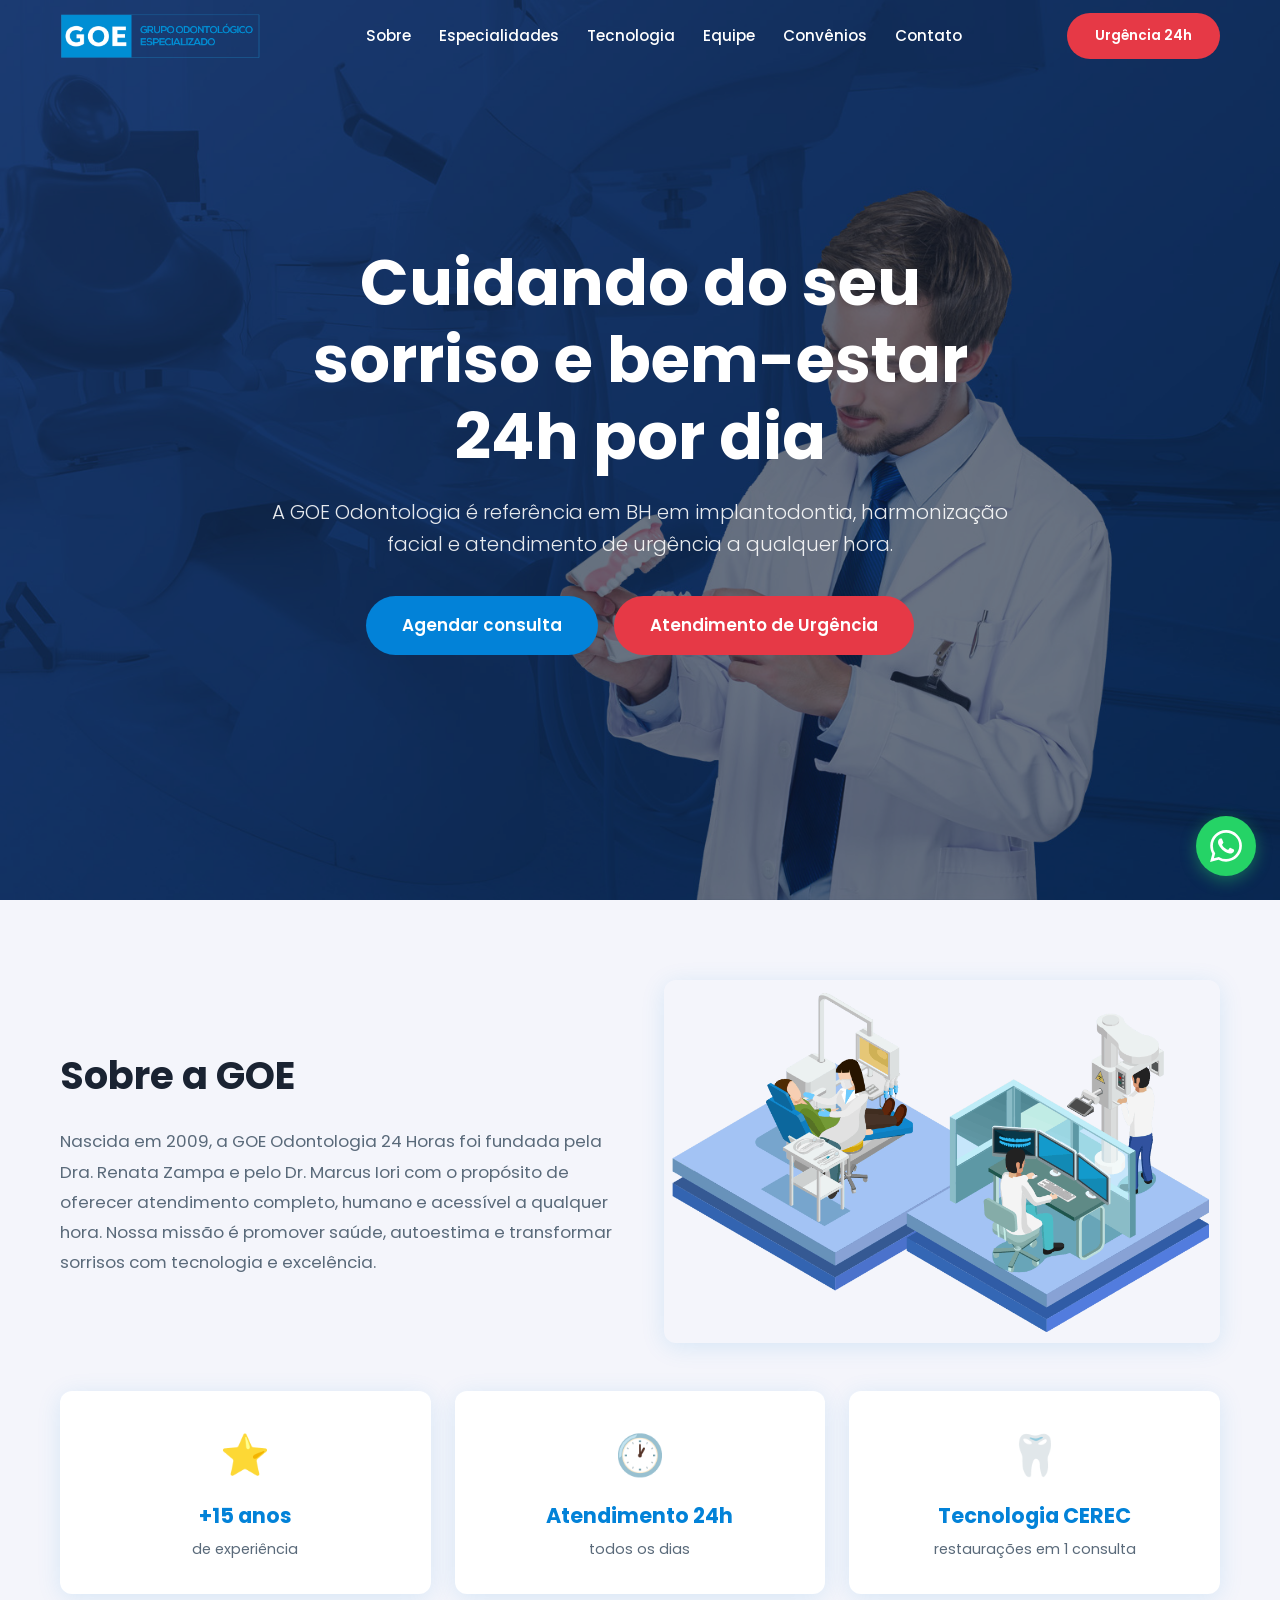
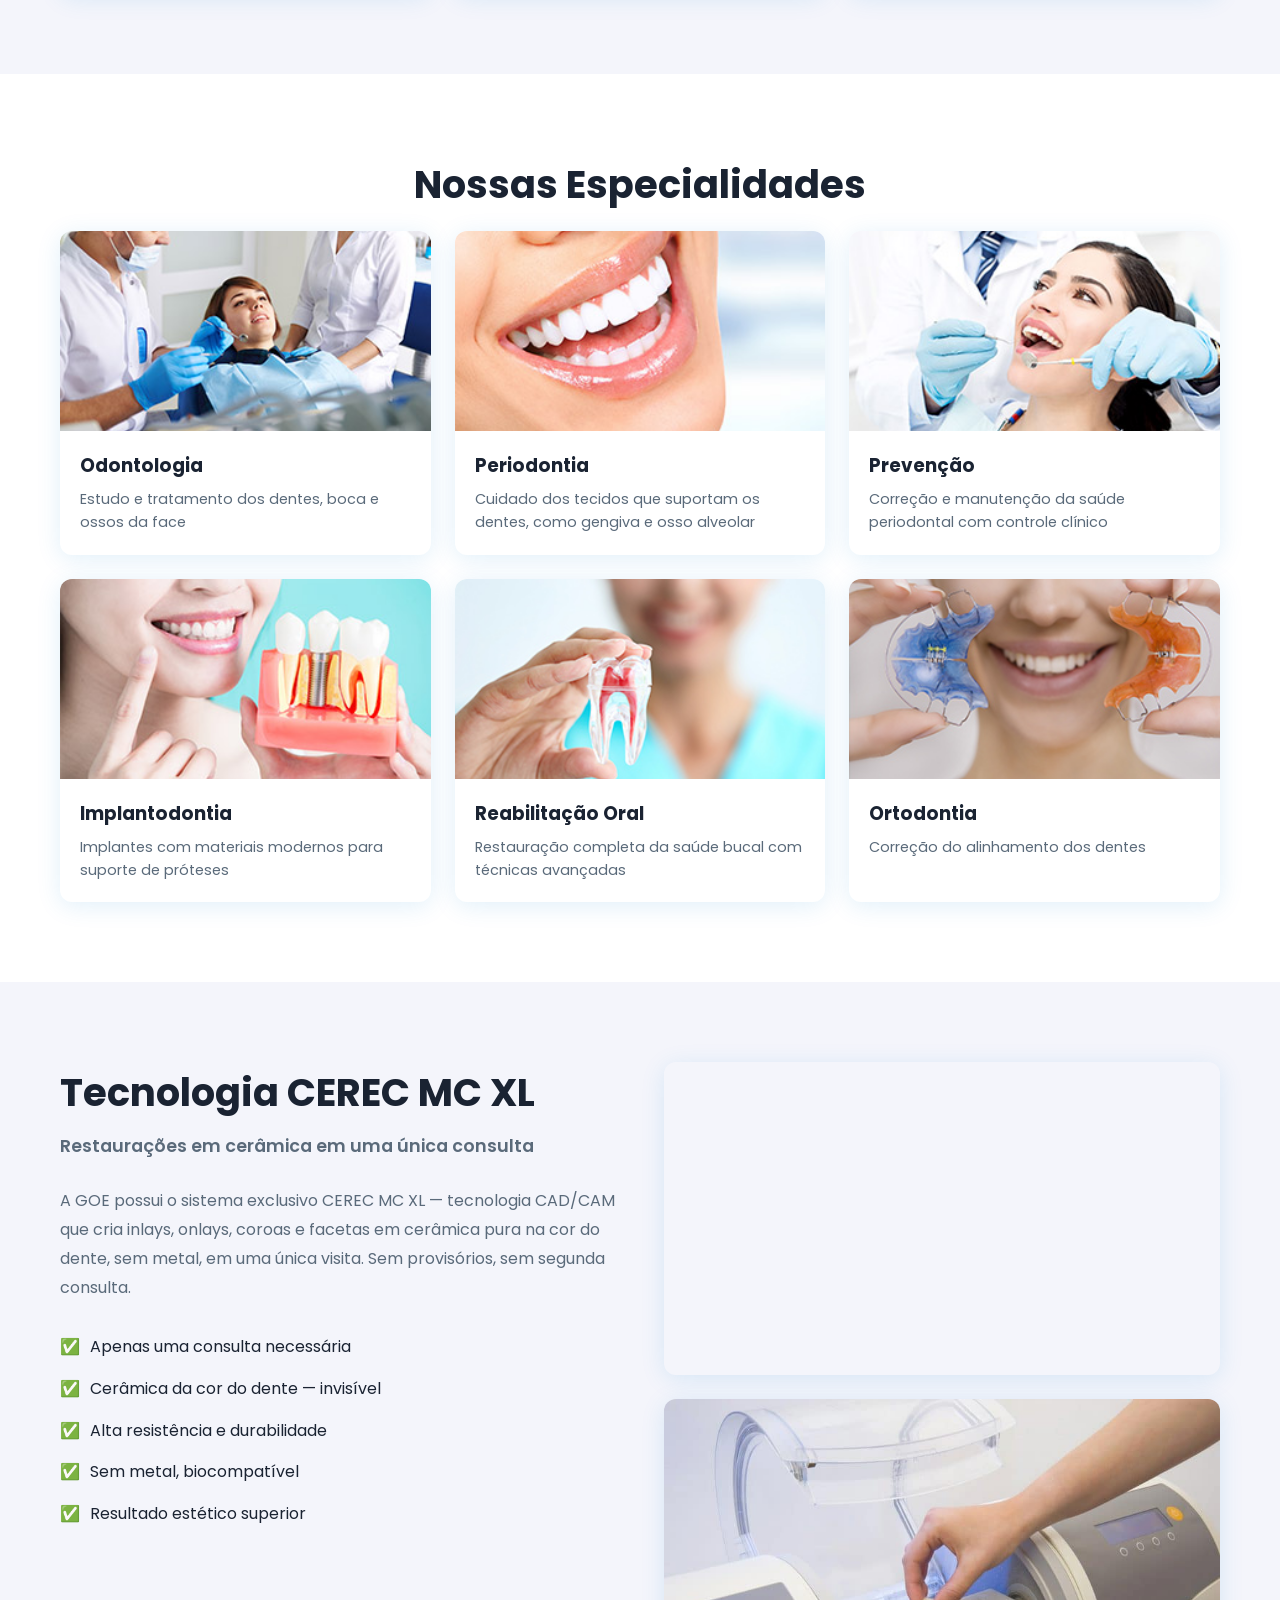
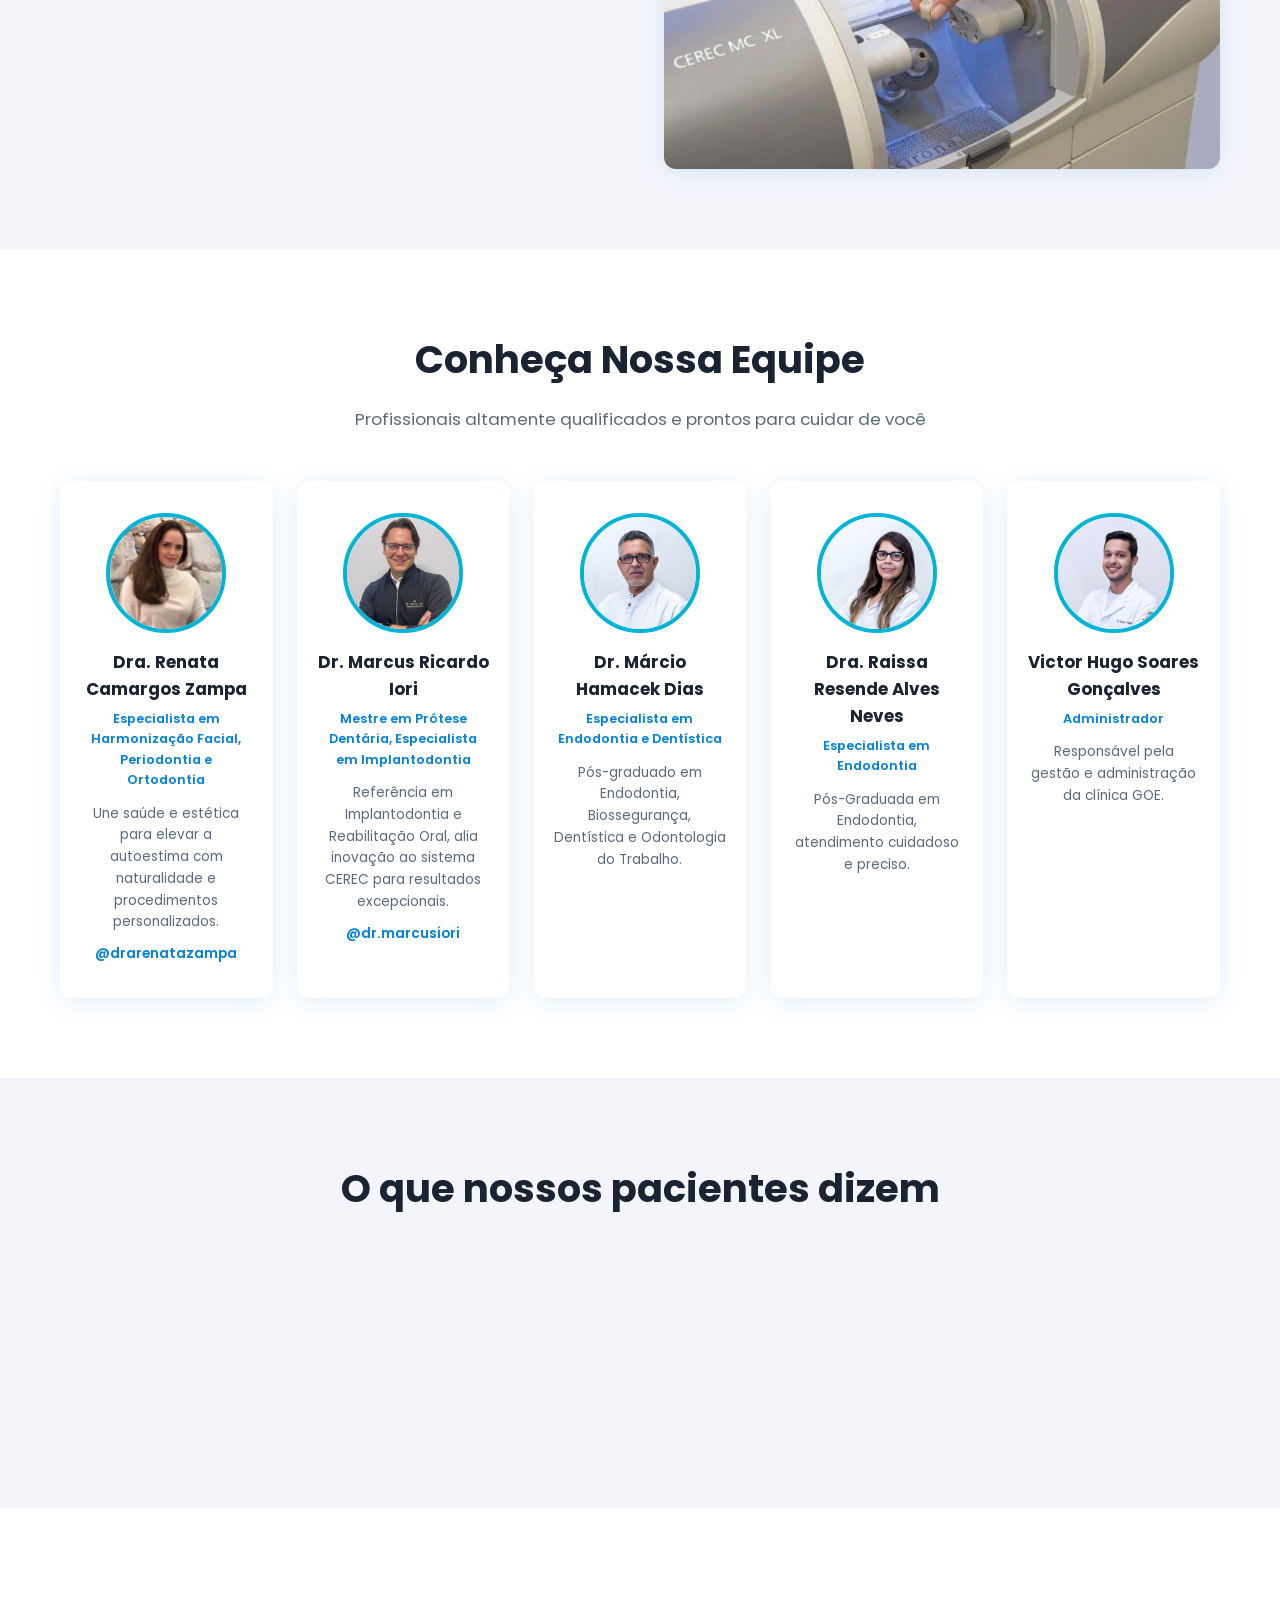
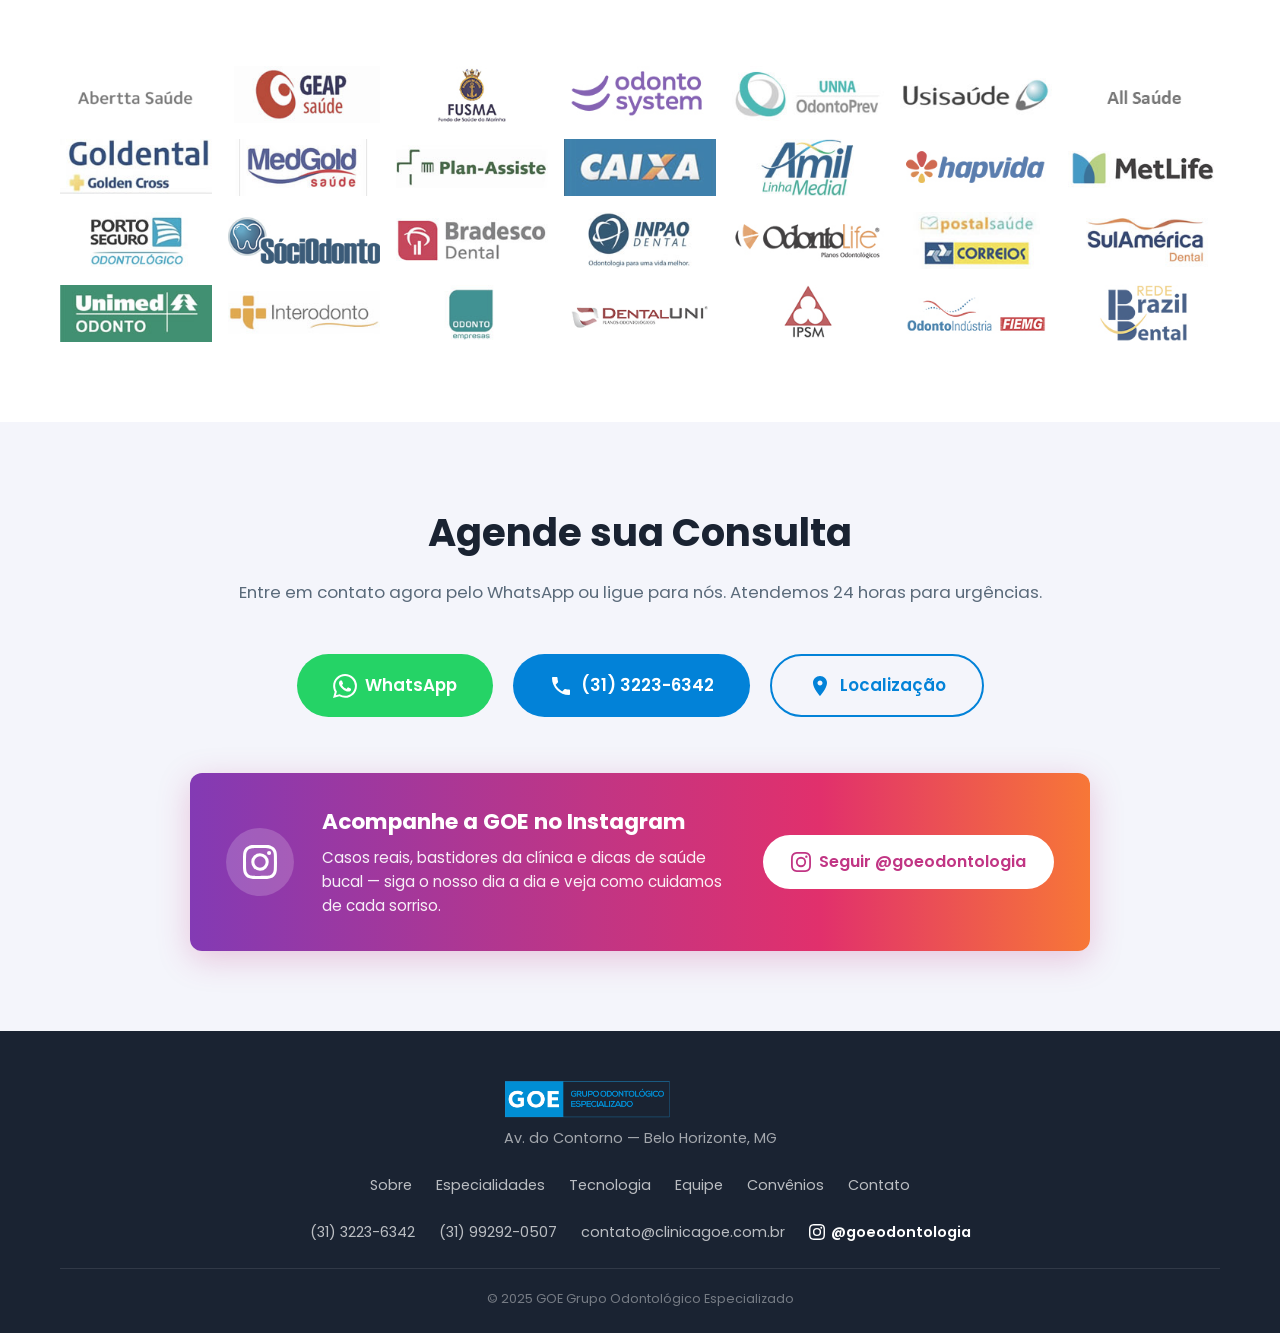
<file: index.html>
<!DOCTYPE html>
<html lang="pt-BR">

<head>
  <meta charset="UTF-8">
  <meta name="viewport" content="width=device-width, initial-scale=1.0">
  <meta name="referrer" content="strict-origin-when-cross-origin">
  <meta name="description"
    content="GOE Odontologia 24 Horas em Belo Horizonte. Especialistas em Implantodontia, Harmonização Facial, CEREC e urgências 24h. Agende sua consulta.">
  <meta property="og:title" content="GOE — Grupo Odontológico Especializado | Odontologia 24h BH">
  <meta property="og:description"
    content="Clínica odontológica 24 horas em BH. Implantodontia, CEREC, Harmonização Facial e atendimento de urgência.">
  <meta property="og:image"
    content="img/goe-clinica-odontologia-24h-bh-2.png">
  <meta property="og:url" content="https://www.clinicagoe.com.br/">
  <link rel="canonical" href="https://www.clinicagoe.com.br/">
  <title>GOE — Grupo Odontológico Especializado | Odontologia 24h em BH</title>
  <link rel="preconnect" href="https://fonts.googleapis.com">
  <link rel="preconnect" href="https://fonts.gstatic.com" crossorigin>
  <link href="https://fonts.googleapis.com/css2?family=Poppins:wght@300;400;500;600;700&display=swap" rel="stylesheet">
  <link rel="stylesheet" href="style.css">
</head>

<body>

  <!-- Navbar -->
  <nav class="navbar" id="navbar">
    <div class="container navbar__inner">
      <a href="#" class="navbar__logo">
        <img src="img/goe-clinica-odontologia-24h-bh-2.png"
          alt="GOE Odontologia - Logo">
      </a>
      <button class="navbar__toggle" id="navToggle" aria-label="Abrir menu">
        <span></span>
        <span></span>
        <span></span>
      </button>
      <ul class="navbar__menu" id="navMenu">
        <li><a href="#sobre">Sobre</a></li>
        <li><a href="#especialidades">Especialidades</a></li>
        <li><a href="#tecnologia">Tecnologia</a></li>
        <li><a href="#equipe">Equipe</a></li>
        <li><a href="#convenios">Convênios</a></li>
        <li><a href="#contato">Contato</a></li>
      </ul>
      <a href="https://wa.me/553192920507?text=Olá, preciso de atendimento de urgência"
        class="btn btn--urgency navbar__cta">Urgência 24h</a>
    </div>
  </nav>

  <!-- Hero -->
  <section class="hero" id="hero">
    <div class="hero__overlay"></div>
    <div class="container hero__content">
      <h1>Cuidando do seu sorriso e bem-estar 24h por dia</h1>
      <p class="hero__subtitle">A GOE Odontologia é referência em BH em implantodontia, harmonização facial e
        atendimento de urgência a qualquer hora.</p>
      <div class="hero__buttons">
        <a href="https://wa.me/553192920507?text=Olá, gostaria de agendar uma consulta na GOE"
          class="btn btn--primary btn--lg">Agendar consulta</a>
        <a href="https://wa.me/553192920507?text=Olá, preciso de atendimento de urgência"
          class="btn btn--urgency btn--lg">Atendimento de Urgência</a>
      </div>
    </div>
  </section>

  <!-- Sobre -->
  <section class="section section--alt" id="sobre">
    <div class="container sobre">
      <div class="sobre__text animate-on-scroll">
        <h2>Sobre a GOE</h2>
        <p>Nascida em 2009, a GOE Odontologia 24 Horas foi fundada pela Dra. Renata Zampa e pelo Dr. Marcus Iori com o
          propósito de oferecer atendimento completo, humano e acessível a qualquer hora. Nossa missão é promover saúde,
          autoestima e transformar sorrisos com tecnologia e excelência.</p>
      </div>
      <div class="sobre__image animate-on-scroll">
        <img src="img/isometric_dentista.png"
          alt="Clínica GOE Odontologia - Interior" loading="lazy">
      </div>
    </div>
    <div class="container sobre__cards">
      <div class="stat-card animate-on-scroll">
        <span class="stat-card__icon">&#11088;</span>
        <strong class="stat-card__number">+15 anos</strong>
        <span class="stat-card__desc">de experiência</span>
      </div>
      <div class="stat-card animate-on-scroll">
        <span class="stat-card__icon">&#128336;</span>
        <strong class="stat-card__number">Atendimento 24h</strong>
        <span class="stat-card__desc">todos os dias</span>
      </div>
      <div class="stat-card animate-on-scroll">
        <span class="stat-card__icon">&#129463;</span>
        <strong class="stat-card__number">Tecnologia CEREC</strong>
        <span class="stat-card__desc">restaurações em 1 consulta</span>
      </div>
    </div>
  </section>

  <!-- Especialidades -->
  <section class="section" id="especialidades">
    <div class="container">
      <h2 class="section__title animate-on-scroll">Nossas Especialidades</h2>
      <div class="especialidades-grid">
        <div class="especialidade-card animate-on-scroll">
          <img src="img/odontologia.jpg" alt="Odontologia geral"
            loading="lazy">
          <div class="especialidade-card__body">
            <h3>Odontologia</h3>
            <p>Estudo e tratamento dos dentes, boca e ossos da face</p>
          </div>
        </div>
        <div class="especialidade-card animate-on-scroll">
          <img src="img/periodontia.jpg" alt="Periodontia"
            loading="lazy">
          <div class="especialidade-card__body">
            <h3>Periodontia</h3>
            <p>Cuidado dos tecidos que suportam os dentes, como gengiva e osso alveolar</p>
          </div>
        </div>
        <div class="especialidade-card animate-on-scroll">
          <img src="img/prevencao.jpg" alt="Prevenção odontológica"
            loading="lazy">
          <div class="especialidade-card__body">
            <h3>Prevenção</h3>
            <p>Correção e manutenção da saúde periodontal com controle clínico</p>
          </div>
        </div>
        <div class="especialidade-card animate-on-scroll">
          <img src="img/implantodontia.jpg" alt="Implantodontia"
            loading="lazy">
          <div class="especialidade-card__body">
            <h3>Implantodontia</h3>
            <p>Implantes com materiais modernos para suporte de próteses</p>
          </div>
        </div>
        <div class="especialidade-card animate-on-scroll">
          <img src="img/reabilitacao_oral.jpg"
            alt="Reabilitação oral" loading="lazy">
          <div class="especialidade-card__body">
            <h3>Reabilitação Oral</h3>
            <p>Restauração completa da saúde bucal com técnicas avançadas</p>
          </div>
        </div>
        <div class="especialidade-card animate-on-scroll">
          <img src="img/Ortodontia.jpg" alt="Ortodontia"
            loading="lazy">
          <div class="especialidade-card__body">
            <h3>Ortodontia</h3>
            <p>Correção do alinhamento dos dentes</p>
          </div>
        </div>
      </div>
    </div>
  </section>

  <!-- Tecnologia CEREC -->
  <section class="section section--alt" id="tecnologia">
    <div class="container tecnologia">
      <div class="tecnologia__info animate-on-scroll">
        <h2>Tecnologia CEREC MC XL</h2>
        <p class="tecnologia__subtitle">Restaurações em cerâmica em uma única consulta</p>
        <p>A GOE possui o sistema exclusivo CEREC MC XL — tecnologia CAD/CAM que cria inlays, onlays, coroas e facetas
          em cerâmica pura na cor do dente, sem metal, em uma única visita. Sem provisórios, sem segunda consulta.</p>
        <ul class="tecnologia__benefits">
          <li>Apenas uma consulta necessária</li>
          <li>Cerâmica da cor do dente — invisível</li>
          <li>Alta resistência e durabilidade</li>
          <li>Sem metal, biocompatível</li>
          <li>Resultado estético superior</li>
        </ul>
      </div>
      <div class="tecnologia__media animate-on-scroll">
        <div class="video-wrapper">
          <iframe src="https://www.youtube-nocookie.com/embed/F6kwMFZiTLk" title="Demonstração CEREC MC XL"
            loading="lazy" referrerpolicy="strict-origin-when-cross-origin"
            allow="accelerometer; autoplay; clipboard-write; encrypted-media; gyroscope; picture-in-picture"
            allowfullscreen></iframe>
        </div>
        <img src="img/ROMAEinsetzen_Schleifbloeckchen-768x511.jpg"
          alt="Máquina CEREC MC XL" loading="lazy" class="tecnologia__img">
      </div>
    </div>
  </section>

  <!-- Equipe -->
  <section class="section" id="equipe">
    <div class="container">
      <h2 class="section__title animate-on-scroll">Conheça Nossa Equipe</h2>
      <p class="section__subtitle animate-on-scroll">Profissionais altamente qualificados e prontos para cuidar de você
      </p>
      <div class="equipe-grid">
        <div class="equipe-card animate-on-scroll">
          <div class="equipe-card__photo">
            <img
              src="img/renata.jpeg"
              alt="Dra. Renata Camargos Zampa" loading="lazy">
          </div>
          <h3>Dra. Renata Camargos Zampa</h3>
          <span class="equipe-card__title">Especialista em Harmonização Facial, Periodontia e Ortodontia</span>
          <p>Une saúde e estética para elevar a autoestima com naturalidade e procedimentos personalizados.</p>
          <a href="https://www.instagram.com/drarenatazampa/" target="_blank" rel="noopener"
            class="equipe-card__instagram">@drarenatazampa</a>
        </div>
        <div class="equipe-card animate-on-scroll">
          <div class="equipe-card__photo">
            <img src="img/marcus-quad-scaled.jpg"
              alt="Dr. Marcus Ricardo Iori" loading="lazy">
          </div>
          <h3>Dr. Marcus Ricardo Iori</h3>
          <span class="equipe-card__title">Mestre em Prótese Dentária, Especialista em Implantodontia</span>
          <p>Referência em Implantodontia e Reabilitação Oral, alia inovação ao sistema CEREC para resultados
            excepcionais.</p>
          <a href="https://www.instagram.com/dr.marcusiori/" target="_blank" rel="noopener"
            class="equipe-card__instagram">@dr.marcusiori</a>
        </div>
        <div class="equipe-card animate-on-scroll">
          <div class="equipe-card__photo">
            <img src="img/dr-marcio.png"
              alt="Dr. Márcio Hamacek Dias" loading="lazy">
          </div>
          <h3>Dr. Márcio Hamacek Dias</h3>
          <span class="equipe-card__title">Especialista em Endodontia e Dentística</span>
          <p>Pós-graduado em Endodontia, Biossegurança, Dentística e Odontologia do Trabalho.</p>
        </div>
        <div class="equipe-card animate-on-scroll">
          <div class="equipe-card__photo">
            <img src="img/dra-rayssa.png"
              alt="Dra. Raissa Resende Alves Neves" loading="lazy">
          </div>
          <h3>Dra. Raissa Resende Alves Neves</h3>
          <span class="equipe-card__title">Especialista em Endodontia</span>
          <p>Pós-Graduada em Endodontia, atendimento cuidadoso e preciso.</p>
        </div>
        <div class="equipe-card animate-on-scroll">
          <div class="equipe-card__photo">
            <img src="img/dr-vitor.png"
              alt="Victor Hugo Soares Gonçalves" loading="lazy">
          </div>
          <h3>Victor Hugo Soares Gonçalves</h3>
          <span class="equipe-card__title">Administrador</span>
          <p>Responsável pela gestão e administração da clínica GOE.</p>
        </div>
      </div>
    </div>
  </section>

  <!-- Depoimentos -->
  <section class="section section--alt" id="depoimentos">
    <div class="container">
      <h2 class="section__title animate-on-scroll">O que nossos pacientes dizem</h2>
      <div class="depoimentos-grid">
        <div class="depoimento-card animate-on-scroll">
          <p>"Sou cliente da clínica há mais de 10 anos. Os dentistas são profissionais sérios e competentes. Já
            indiquei para vários amigos e todos ficaram muito satisfeitos."</p>
        </div>
        <div class="depoimento-card animate-on-scroll">
          <p>"Fico muito feliz em ser cliente da GOE. Dr. Marcus e Dra. Renata são realmente encantadores e excelentes
            profissionais."</p>
        </div>
        <div class="depoimento-card animate-on-scroll">
          <p>"Há 4 anos sou cliente da GOE e não tenho nenhuma reclamação a fazer! Todos os profissionais são bem
            preparados e muito educados."</p>
        </div>
      </div>
    </div>
  </section>

  <!-- Convênios -->
  <section class="section" id="convenios">
    <div class="container">
      <h2 class="section__title animate-on-scroll">Convênios Aceitos</h2>
      <div class="convenios-grid" id="conveniosGrid">
        <img src="img/abberta-saude.jpg" alt="Abberta Saúde"
          loading="lazy">
        <img src="img/geap.jpg" alt="GEAP" loading="lazy">
        <img src="img/marinha.jpg" alt="Marinha" loading="lazy">
        <img src="img/odontosystem.jpg" alt="Odontosystem"
          loading="lazy">
        <img src="img/unna.jpg" alt="Unna" loading="lazy">
        <img src="img/usisaude.jpg" alt="Usisaúde" loading="lazy">
        <img src="img/allsaude.jpg" alt="Allsaúde" loading="lazy">
        <img src="img/goldental.jpg" alt="Goldental"
          loading="lazy">
        <img src="img/medgold.jpg" alt="Medgold" loading="lazy">
        <img src="img/plan-assiste.jpg" alt="Plan Assiste"
          loading="lazy">
        <img src="img/caixa.jpg" alt="Caixa" loading="lazy">
        <img src="img/amil-medial.jpg" alt="Amil" loading="lazy">
        <img src="img/hapvida.jpg" alt="Hapvida" loading="lazy">
        <img src="img/metlife.jpg" alt="MetLife" loading="lazy">
        <img src="img/porto-seguro.jpg" alt="Porto Seguro"
          loading="lazy">
        <img src="img/sociodonto.jpg" alt="Sociodonto"
          loading="lazy">
        <img src="img/bradesco-dental.jpg" alt="Bradesco Dental"
          loading="lazy">
        <img src="img/inpao.jpg" alt="INPAO" loading="lazy">
        <img src="img/odontolife.jpg" alt="Odontolife"
          loading="lazy">
        <img src="img/postal-saude.jpg" alt="Postal Saúde"
          loading="lazy">
        <img src="img/sul-america-dental.jpg"
          alt="SulAmérica Dental" loading="lazy">
        <img src="img/unimed-odonto.jpg" alt="Unimed Odonto"
          loading="lazy">
        <img src="img/interodonto.jpg" alt="Interodonto"
          loading="lazy">
        <img src="img/odonto-empresas.jpg" alt="Odonto Empresas"
          loading="lazy">
        <img src="img/dental-uni.jpg" alt="Dental Uni"
          loading="lazy">
        <img src="img/ipsm.jpg" alt="IPSM" loading="lazy">
        <img src="img/odonto-industria.jpg" alt="Odonto Indústria"
          loading="lazy">
        <img src="img/rede-brasil-dental.jpg"
          alt="Rede Brasil Dental" loading="lazy">
      </div>
    </div>
  </section>

  <!-- Contato -->
  <section class="section section--alt" id="contato">
    <div class="container contato">
      <h2 class="section__title animate-on-scroll">Agende sua Consulta</h2>
      <p class="section__subtitle animate-on-scroll">Entre em contato agora pelo WhatsApp ou ligue para nós. Atendemos
        24 horas para urgências.</p>
      <div class="contato__buttons animate-on-scroll">
        <a href="https://wa.me/553192920507?text=Olá, gostaria de agendar uma consulta na GOE"
          class="btn btn--whatsapp btn--lg">
          <svg width="24" height="24" viewBox="0 0 24 24" fill="currentColor">
            <path
              d="M17.472 14.382c-.297-.149-1.758-.867-2.03-.967-.273-.099-.471-.148-.67.15-.197.297-.767.966-.94 1.164-.173.199-.347.223-.644.075-.297-.15-1.255-.463-2.39-1.475-.883-.788-1.48-1.761-1.653-2.059-.173-.297-.018-.458.13-.606.134-.133.298-.347.446-.52.149-.174.198-.298.298-.497.099-.198.05-.371-.025-.52-.075-.149-.669-1.612-.916-2.207-.242-.579-.487-.5-.669-.51-.173-.008-.371-.01-.57-.01-.198 0-.52.074-.792.372-.272.297-1.04 1.016-1.04 2.479 0 1.462 1.065 2.875 1.213 3.074.149.198 2.096 3.2 5.077 4.487.709.306 1.262.489 1.694.625.712.227 1.36.195 1.871.118.571-.085 1.758-.719 2.006-1.413.248-.694.248-1.289.173-1.413-.074-.124-.272-.198-.57-.347m-5.421 7.403h-.004a9.87 9.87 0 01-5.031-1.378l-.361-.214-3.741.982.998-3.648-.235-.374a9.86 9.86 0 01-1.51-5.26c.001-5.45 4.436-9.884 9.888-9.884 2.64 0 5.122 1.03 6.988 2.898a9.825 9.825 0 012.893 6.994c-.003 5.45-4.437 9.884-9.885 9.884m8.413-18.297A11.815 11.815 0 0012.05 0C5.495 0 .16 5.335.157 11.892c0 2.096.547 4.142 1.588 5.945L.057 24l6.305-1.654a11.882 11.882 0 005.683 1.448h.005c6.554 0 11.89-5.335 11.893-11.893a11.821 11.821 0 00-3.48-8.413z" />
          </svg>
          WhatsApp
        </a>
        <a href="tel:+553132236342" class="btn btn--primary btn--lg">
          <svg width="24" height="24" viewBox="0 0 24 24" fill="currentColor">
            <path
              d="M6.62 10.79c1.44 2.83 3.76 5.14 6.59 6.59l2.2-2.2c.27-.27.67-.36 1.02-.24 1.12.37 2.33.57 3.57.57.55 0 1 .45 1 1V20c0 .55-.45 1-1 1-9.39 0-17-7.61-17-17 0-.55.45-1 1-1h3.5c.55 0 1 .45 1 1 0 1.25.2 2.45.57 3.57.11.35.03.74-.25 1.02l-2.2 2.2z" />
          </svg>
          (31) 3223-6342
        </a>
        <a href="https://maps.google.com/?q=GOE+Odontologia+Av+do+Contorno+Belo+Horizonte" target="_blank"
          rel="noopener" class="btn btn--outline btn--lg">
          <svg width="24" height="24" viewBox="0 0 24 24" fill="currentColor">
            <path
              d="M12 2C8.13 2 5 5.13 5 9c0 5.25 7 13 7 13s7-7.75 7-13c0-3.87-3.13-7-7-7zm0 9.5c-1.38 0-2.5-1.12-2.5-2.5s1.12-2.5 2.5-2.5 2.5 1.12 2.5 2.5-1.12 2.5-2.5 2.5z" />
          </svg>
          Localização
        </a>
      </div>

      <div class="instagram-cta animate-on-scroll">
        <div class="instagram-cta__icon">
          <svg width="34" height="34" viewBox="0 0 24 24" fill="currentColor" aria-hidden="true">
            <path
              d="M12 2.16c3.2 0 3.58.01 4.85.07 1.17.05 1.8.25 2.23.41.56.22.96.48 1.38.9.42.42.68.82.9 1.38.16.42.36 1.06.41 2.23.06 1.27.07 1.65.07 4.85s-.01 3.58-.07 4.85c-.05 1.17-.25 1.8-.41 2.23-.22.56-.48.96-.9 1.38-.42.42-.82.68-1.38.9-.42.16-1.06.36-2.23.41-1.27.06-1.65.07-4.85.07s-3.58-.01-4.85-.07c-1.17-.05-1.8-.25-2.23-.41-.56-.22-.96-.48-1.38-.9-.42-.42-.68-.82-.9-1.38-.16-.42-.36-1.06-.41-2.23-.06-1.27-.07-1.65-.07-4.85s.01-3.58.07-4.85c.05-1.17.25-1.8.41-2.23.22-.56.48-.96.9-1.38.42-.42.82-.68 1.38-.9.42-.16 1.06-.36 2.23-.41 1.27-.06 1.65-.07 4.85-.07M12 0C8.74 0 8.33.01 7.05.07 5.78.13 4.9.33 4.14.63c-.79.3-1.46.72-2.13 1.38C1.35 2.68.93 3.35.63 4.14.33 4.9.13 5.78.07 7.05.01 8.33 0 8.74 0 12s.01 3.67.07 4.95c.06 1.27.26 2.15.56 2.91.3.79.72 1.46 1.38 2.13.67.66 1.34 1.08 2.13 1.38.76.3 1.64.5 2.91.56C8.33 23.99 8.74 24 12 24s3.67-.01 4.95-.07c1.27-.06 2.15-.26 2.91-.56.79-.3 1.46-.72 2.13-1.38.66-.67 1.08-1.34 1.38-2.13.3-.76.5-1.64.56-2.91.06-1.28.07-1.69.07-4.95s-.01-3.67-.07-4.95c-.06-1.27-.26-2.15-.56-2.91-.3-.79-.72-1.46-1.38-2.13C21.32 1.35 20.65.93 19.86.63c-.76-.3-1.64-.5-2.91-.56C15.67.01 15.26 0 12 0m0 5.84a6.16 6.16 0 100 12.32 6.16 6.16 0 000-12.32m0 10.16a4 4 0 110-8 4 4 0 010 8m7.85-10.4a1.44 1.44 0 11-2.88 0 1.44 1.44 0 012.88 0" />
          </svg>
        </div>
        <div class="instagram-cta__text">
          <h3>Acompanhe a GOE no Instagram</h3>
          <p>Casos reais, bastidores da clínica e dicas de saúde bucal — siga o nosso dia a dia e veja como cuidamos de
            cada sorriso.</p>
        </div>
        <a href="https://www.instagram.com/goeodontologia/" target="_blank" rel="noopener"
          class="btn instagram-cta__btn">
          <svg width="20" height="20" viewBox="0 0 24 24" fill="currentColor" aria-hidden="true">
            <path
              d="M12 2.16c3.2 0 3.58.01 4.85.07 1.17.05 1.8.25 2.23.41.56.22.96.48 1.38.9.42.42.68.82.9 1.38.16.42.36 1.06.41 2.23.06 1.27.07 1.65.07 4.85s-.01 3.58-.07 4.85c-.05 1.17-.25 1.8-.41 2.23-.22.56-.48.96-.9 1.38-.42.42-.82.68-1.38.9-.42.16-1.06.36-2.23.41-1.27.06-1.65.07-4.85.07s-3.58-.01-4.85-.07c-1.17-.05-1.8-.25-2.23-.41-.56-.22-.96-.48-1.38-.9-.42-.42-.68-.82-.9-1.38-.16-.42-.36-1.06-.41-2.23-.06-1.27-.07-1.65-.07-4.85s.01-3.58.07-4.85c.05-1.17.25-1.8.41-2.23.22-.56.48-.96.9-1.38.42-.42.82-.68 1.38-.9.42-.16 1.06-.36 2.23-.41 1.27-.06 1.65-.07 4.85-.07M12 0C8.74 0 8.33.01 7.05.07 5.78.13 4.9.33 4.14.63c-.79.3-1.46.72-2.13 1.38C1.35 2.68.93 3.35.63 4.14.33 4.9.13 5.78.07 7.05.01 8.33 0 8.74 0 12s.01 3.67.07 4.95c.06 1.27.26 2.15.56 2.91.3.79.72 1.46 1.38 2.13.67.66 1.34 1.08 2.13 1.38.76.3 1.64.5 2.91.56C8.33 23.99 8.74 24 12 24s3.67-.01 4.95-.07c1.27-.06 2.15-.26 2.91-.56.79-.3 1.46-.72 2.13-1.38.66-.67 1.08-1.34 1.38-2.13.3-.76.5-1.64.56-2.91.06-1.28.07-1.69.07-4.95s-.01-3.67-.07-4.95c-.06-1.27-.26-2.15-.56-2.91-.3-.79-.72-1.46-1.38-2.13C21.32 1.35 20.65.93 19.86.63c-.76-.3-1.64-.5-2.91-.56C15.67.01 15.26 0 12 0m0 5.84a6.16 6.16 0 100 12.32 6.16 6.16 0 000-12.32m0 10.16a4 4 0 110-8 4 4 0 010 8m7.85-10.4a1.44 1.44 0 11-2.88 0 1.44 1.44 0 012.88 0" />
          </svg>
          Seguir @goeodontologia
        </a>
      </div>
    </div>
  </section>

  <!-- Footer -->
  <footer class="footer">
    <div class="container footer__inner">
      <div class="footer__brand">
        <img src="img/goe-clinica-odontologia-24h-bh-2.png"
          alt="GOE Odontologia" class="footer__logo">
        <p>Av. do Contorno — Belo Horizonte, MG</p>
      </div>
      <nav class="footer__links">
        <a href="#sobre">Sobre</a>
        <a href="#especialidades">Especialidades</a>
        <a href="#tecnologia">Tecnologia</a>
        <a href="#equipe">Equipe</a>
        <a href="#convenios">Convênios</a>
        <a href="#contato">Contato</a>
      </nav>
      <div class="footer__contacts">
        <a href="tel:+553132236342">(31) 3223-6342</a>
        <a href="tel:+5531992920507">(31) 99292-0507</a>
        <a href="mailto:contato@clinicagoe.com.br">contato@clinicagoe.com.br</a>
        <a href="https://www.instagram.com/goeodontologia/" target="_blank" rel="noopener"
          class="footer__instagram">
          <svg width="16" height="16" viewBox="0 0 24 24" fill="currentColor" aria-hidden="true">
            <path
              d="M12 2.16c3.2 0 3.58.01 4.85.07 1.17.05 1.8.25 2.23.41.56.22.96.48 1.38.9.42.42.68.82.9 1.38.16.42.36 1.06.41 2.23.06 1.27.07 1.65.07 4.85s-.01 3.58-.07 4.85c-.05 1.17-.25 1.8-.41 2.23-.22.56-.48.96-.9 1.38-.42.42-.82.68-1.38.9-.42.16-1.06.36-2.23.41-1.27.06-1.65.07-4.85.07s-3.58-.01-4.85-.07c-1.17-.05-1.8-.25-2.23-.41-.56-.22-.96-.48-1.38-.9-.42-.42-.68-.82-.9-1.38-.16-.42-.36-1.06-.41-2.23-.06-1.27-.07-1.65-.07-4.85s.01-3.58.07-4.85c.05-1.17.25-1.8.41-2.23.22-.56.48-.96.9-1.38.42-.42.82-.68 1.38-.9.42-.16 1.06-.36 2.23-.41 1.27-.06 1.65-.07 4.85-.07M12 0C8.74 0 8.33.01 7.05.07 5.78.13 4.9.33 4.14.63c-.79.3-1.46.72-2.13 1.38C1.35 2.68.93 3.35.63 4.14.33 4.9.13 5.78.07 7.05.01 8.33 0 8.74 0 12s.01 3.67.07 4.95c.06 1.27.26 2.15.56 2.91.3.79.72 1.46 1.38 2.13.67.66 1.34 1.08 2.13 1.38.76.3 1.64.5 2.91.56C8.33 23.99 8.74 24 12 24s3.67-.01 4.95-.07c1.27-.06 2.15-.26 2.91-.56.79-.3 1.46-.72 2.13-1.38.66-.67 1.08-1.34 1.38-2.13.3-.76.5-1.64.56-2.91.06-1.28.07-1.69.07-4.95s-.01-3.67-.07-4.95c-.06-1.27-.26-2.15-.56-2.91-.3-.79-.72-1.46-1.38-2.13C21.32 1.35 20.65.93 19.86.63c-.76-.3-1.64-.5-2.91-.56C15.67.01 15.26 0 12 0m0 5.84a6.16 6.16 0 100 12.32 6.16 6.16 0 000-12.32m0 10.16a4 4 0 110-8 4 4 0 010 8m7.85-10.4a1.44 1.44 0 11-2.88 0 1.44 1.44 0 012.88 0" />
          </svg>
          @goeodontologia
        </a>
      </div>
      <p class="footer__copy">&copy; 2025 GOE Grupo Odontológico Especializado</p>
    </div>
  </footer>

  <!-- Botão flutuante WhatsApp -->
  <a href="https://wa.me/553192920507?text=Olá, gostaria de agendar uma consulta na GOE" class="whatsapp-float"
    target="_blank" rel="noopener" aria-label="Contato via WhatsApp">
    <svg width="32" height="32" viewBox="0 0 24 24" fill="#fff">
      <path
        d="M17.472 14.382c-.297-.149-1.758-.867-2.03-.967-.273-.099-.471-.148-.67.15-.197.297-.767.966-.94 1.164-.173.199-.347.223-.644.075-.297-.15-1.255-.463-2.39-1.475-.883-.788-1.48-1.761-1.653-2.059-.173-.297-.018-.458.13-.606.134-.133.298-.347.446-.52.149-.174.198-.298.298-.497.099-.198.05-.371-.025-.52-.075-.149-.669-1.612-.916-2.207-.242-.579-.487-.5-.669-.51-.173-.008-.371-.01-.57-.01-.198 0-.52.074-.792.372-.272.297-1.04 1.016-1.04 2.479 0 1.462 1.065 2.875 1.213 3.074.149.198 2.096 3.2 5.077 4.487.709.306 1.262.489 1.694.625.712.227 1.36.195 1.871.118.571-.085 1.758-.719 2.006-1.413.248-.694.248-1.289.173-1.413-.074-.124-.272-.198-.57-.347m-5.421 7.403h-.004a9.87 9.87 0 01-5.031-1.378l-.361-.214-3.741.982.998-3.648-.235-.374a9.86 9.86 0 01-1.51-5.26c.001-5.45 4.436-9.884 9.888-9.884 2.64 0 5.122 1.03 6.988 2.898a9.825 9.825 0 012.893 6.994c-.003 5.45-4.437 9.884-9.885 9.884m8.413-18.297A11.815 11.815 0 0012.05 0C5.495 0 .16 5.335.157 11.892c0 2.096.547 4.142 1.588 5.945L.057 24l6.305-1.654a11.882 11.882 0 005.683 1.448h.005c6.554 0 11.89-5.335 11.893-11.893a11.821 11.821 0 00-3.48-8.413z" />
    </svg>
  </a>

  <script src="script.js"></script>
</body>

</html>
</file>
<file: style.css>
/* ===== Variables ===== */
:root {
  --color-primary: #0282d8;
  --color-primary-dark: #006bb5;
  --color-accent: #00b4d8;
  --color-white: #ffffff;
  --color-off-white: #f4f5fb;
  --color-light-gray: #eeeeee;
  --color-dark: #1a2332;
  --color-text-muted: #5a6a7a;
  --color-cta-primary: #0282d8;
  --color-cta-whatsapp: #25D366;
  --color-cta-urgency: #e63946;
  --font-heading: 'Poppins', sans-serif;
  --font-body: 'Poppins', sans-serif;
  --radius-card: 12px;
  --radius-btn: 50px;
  --shadow: 0 4px 24px rgba(2, 130, 216, 0.12);
}

/* ===== Reset ===== */
*, *::before, *::after {
  margin: 0;
  padding: 0;
  box-sizing: border-box;
}

html {
  scroll-behavior: smooth;
}

body {
  font-family: var(--font-body);
  color: var(--color-dark);
  line-height: 1.6;
  overflow-x: hidden;
}

img {
  max-width: 100%;
  height: auto;
  display: block;
}

a {
  text-decoration: none;
  color: inherit;
}

ul {
  list-style: none;
}

.container {
  width: 100%;
  max-width: 1200px;
  margin: 0 auto;
  padding: 0 20px;
}

/* ===== Animations ===== */
.animate-on-scroll {
  opacity: 0;
  transform: translateY(30px);
  transition: opacity 0.6s ease, transform 0.6s ease;
}

.animate-on-scroll.visible {
  opacity: 1;
  transform: translateY(0);
}

/* ===== Navbar ===== */
.navbar {
  position: fixed;
  top: 0;
  left: 0;
  width: 100%;
  z-index: 1000;
  background: transparent;
  transition: background 0.3s, box-shadow 0.3s;
}

.navbar.scrolled {
  background: var(--color-white);
  box-shadow: var(--shadow);
}

.navbar__inner {
  display: flex;
  align-items: center;
  justify-content: space-between;
  height: 72px;
}

.navbar__logo img {
  height: 48px;
  width: auto;
}

.navbar__menu {
  display: flex;
  gap: 28px;
}

.navbar__menu a {
  font-size: 0.95rem;
  font-weight: 500;
  color: var(--color-white);
  transition: color 0.3s;
  position: relative;
}

.navbar__menu a::after {
  content: '';
  position: absolute;
  bottom: -4px;
  left: 0;
  width: 0;
  height: 2px;
  background: var(--color-accent);
  transition: width 0.3s;
}

.navbar__menu a:hover::after {
  width: 100%;
}

.navbar.scrolled .navbar__menu a {
  color: var(--color-dark);
}

.navbar__cta {
  font-size: 0.85rem;
  padding: 8px 20px;
}

.navbar__toggle {
  display: none;
  flex-direction: column;
  gap: 5px;
  background: none;
  border: none;
  cursor: pointer;
  padding: 4px;
}

.navbar__toggle span {
  display: block;
  width: 26px;
  height: 3px;
  background: var(--color-white);
  border-radius: 2px;
  transition: transform 0.3s, opacity 0.3s;
}

.navbar.scrolled .navbar__toggle span {
  background: var(--color-dark);
}

.navbar__toggle.active span:nth-child(1) {
  transform: rotate(45deg) translate(5px, 6px);
}

.navbar__toggle.active span:nth-child(2) {
  opacity: 0;
}

.navbar__toggle.active span:nth-child(3) {
  transform: rotate(-45deg) translate(5px, -6px);
}

/* ===== Buttons ===== */
.btn {
  display: inline-flex;
  align-items: center;
  gap: 8px;
  font-family: var(--font-body);
  font-weight: 600;
  border-radius: var(--radius-btn);
  border: none;
  cursor: pointer;
  transition: transform 0.2s, box-shadow 0.2s, background 0.3s;
  text-align: center;
  justify-content: center;
}

.btn:hover {
  transform: translateY(-2px);
  box-shadow: 0 6px 20px rgba(0,0,0,0.15);
}

.btn--primary {
  background: var(--color-cta-primary);
  color: var(--color-white);
  padding: 12px 28px;
}

.btn--primary:hover {
  background: var(--color-primary-dark);
}

.btn--urgency {
  background: var(--color-cta-urgency);
  color: var(--color-white);
  padding: 12px 28px;
}

.btn--urgency:hover {
  background: #c5303c;
}

.btn--whatsapp {
  background: var(--color-cta-whatsapp);
  color: var(--color-white);
  padding: 12px 28px;
}

.btn--whatsapp:hover {
  background: #1ebe57;
}

.btn--outline {
  background: transparent;
  color: var(--color-primary);
  padding: 12px 28px;
  border: 2px solid var(--color-primary);
}

.btn--outline:hover {
  background: var(--color-primary);
  color: var(--color-white);
}

.btn--lg {
  padding: 16px 36px;
  font-size: 1.05rem;
}

/* ===== Hero ===== */
.hero {
  position: relative;
  min-height: 100vh;
  display: flex;
  align-items: center;
  justify-content: center;
  background: url('img/background_slide-3.jpg') center/cover no-repeat;
  color: var(--color-white);
}

.hero__overlay {
  position: absolute;
  inset: 0;
  background: rgba(10, 25, 47, 0.6);
}

.hero__content {
  position: relative;
  text-align: center;
  max-width: 800px;
}

.hero__content h1 {
  font-family: var(--font-heading);
  font-size: clamp(2.5rem, 5vw, 4rem);
  font-weight: 700;
  margin-bottom: 20px;
  line-height: 1.2;
}

.hero__subtitle {
  font-size: clamp(1rem, 2vw, 1.25rem);
  font-weight: 300;
  margin-bottom: 36px;
  opacity: 0.9;
}

.hero__buttons {
  display: flex;
  gap: 16px;
  justify-content: center;
  flex-wrap: wrap;
}

/* ===== Sections ===== */
.section {
  padding: 80px 0;
}

.section--alt {
  background: var(--color-off-white);
}

.section__title {
  font-family: var(--font-heading);
  font-size: clamp(1.8rem, 3vw, 2.5rem);
  text-align: center;
  margin-bottom: 16px;
  color: var(--color-dark);
}

.section__subtitle {
  text-align: center;
  color: var(--color-text-muted);
  margin-bottom: 48px;
  font-size: 1.05rem;
}

/* ===== Sobre ===== */
.sobre {
  display: grid;
  grid-template-columns: 1fr 1fr;
  gap: 48px;
  align-items: center;
  margin-bottom: 48px;
}

.sobre__text h2 {
  font-family: var(--font-heading);
  font-size: clamp(1.8rem, 3vw, 2.5rem);
  margin-bottom: 20px;
}

.sobre__text p {
  color: var(--color-text-muted);
  font-size: 1.05rem;
  line-height: 1.8;
}

.sobre__image img {
  border-radius: var(--radius-card);
  box-shadow: var(--shadow);
}

.sobre__cards {
  display: grid;
  grid-template-columns: repeat(3, 1fr);
  gap: 24px;
}

.stat-card {
  background: var(--color-white);
  border-radius: var(--radius-card);
  padding: 32px 24px;
  text-align: center;
  box-shadow: var(--shadow);
  transition: transform 0.3s;
}

.stat-card:hover {
  transform: translateY(-4px);
}

.stat-card__icon {
  font-size: 2.5rem;
  display: block;
  margin-bottom: 12px;
}

.stat-card__number {
  display: block;
  font-size: 1.3rem;
  color: var(--color-primary);
  margin-bottom: 4px;
}

.stat-card__desc {
  color: var(--color-text-muted);
  font-size: 0.9rem;
}

/* ===== Especialidades ===== */
.especialidades-grid {
  display: grid;
  grid-template-columns: repeat(3, 1fr);
  gap: 24px;
}

.especialidade-card {
  background: var(--color-white);
  border-radius: var(--radius-card);
  overflow: hidden;
  box-shadow: var(--shadow);
  transition: transform 0.3s, box-shadow 0.3s;
}

.especialidade-card:hover {
  transform: translateY(-6px);
  box-shadow: 0 8px 32px rgba(2, 130, 216, 0.2);
}

.especialidade-card img {
  width: 100%;
  height: 200px;
  object-fit: cover;
}

.especialidade-card__body {
  padding: 20px;
}

.especialidade-card__body h3 {
  font-size: 1.15rem;
  margin-bottom: 8px;
  color: var(--color-dark);
}

.especialidade-card__body p {
  color: var(--color-text-muted);
  font-size: 0.9rem;
}

/* ===== Tecnologia ===== */
.tecnologia {
  display: grid;
  grid-template-columns: 1fr 1fr;
  gap: 48px;
  align-items: start;
}

.tecnologia__info h2 {
  font-family: var(--font-heading);
  font-size: clamp(1.8rem, 3vw, 2.5rem);
  margin-bottom: 8px;
}

.tecnologia__subtitle {
  color: var(--color-accent);
  font-weight: 600;
  font-size: 1.1rem;
  margin-bottom: 16px;
}

.tecnologia__info > p {
  color: var(--color-text-muted);
  margin-bottom: 24px;
  line-height: 1.8;
}

.tecnologia__benefits {
  list-style: none;
}

.tecnologia__benefits li {
  padding: 8px 0;
  font-size: 1rem;
  color: var(--color-dark);
}

.tecnologia__benefits li::before {
  content: '\2705';
  margin-right: 10px;
}

.video-wrapper {
  position: relative;
  width: 100%;
  aspect-ratio: 16 / 9;
  border-radius: var(--radius-card);
  overflow: hidden;
  box-shadow: var(--shadow);
  margin-bottom: 24px;
}

.video-wrapper iframe {
  position: absolute;
  top: 0;
  left: 0;
  width: 100%;
  height: 100%;
  border: none;
}

.tecnologia__img {
  border-radius: var(--radius-card);
  box-shadow: var(--shadow);
}

/* ===== Equipe ===== */
.equipe-grid {
  display: grid;
  grid-template-columns: repeat(5, 1fr);
  gap: 24px;
}

.equipe-card {
  text-align: center;
  background: var(--color-white);
  border-radius: var(--radius-card);
  padding: 32px 20px;
  box-shadow: var(--shadow);
  transition: transform 0.3s;
}

.equipe-card:hover {
  transform: translateY(-4px);
}

.equipe-card__photo {
  width: 120px;
  height: 120px;
  border-radius: 50%;
  overflow: hidden;
  margin: 0 auto 16px;
  border: 4px solid var(--color-accent);
}

.equipe-card__photo img {
  width: 100%;
  height: 100%;
  object-fit: cover;
}

.equipe-card h3 {
  font-size: 1.05rem;
  margin-bottom: 6px;
}

.equipe-card__title {
  display: block;
  color: var(--color-primary);
  font-size: 0.8rem;
  font-weight: 600;
  margin-bottom: 12px;
}

.equipe-card p {
  color: var(--color-text-muted);
  font-size: 0.85rem;
}

.equipe-card__instagram {
  display: inline-block;
  margin-top: 10px;
  color: var(--color-primary);
  font-size: 0.85rem;
  font-weight: 600;
  transition: color 0.3s;
}

.equipe-card__instagram:hover {
  color: var(--color-accent);
}

/* ===== Depoimentos ===== */
.depoimentos-grid {
  display: grid;
  grid-template-columns: repeat(3, 1fr);
  gap: 24px;
}

.depoimento-card {
  background: var(--color-white);
  border-radius: var(--radius-card);
  padding: 32px;
  box-shadow: var(--shadow);
  position: relative;
}

.depoimento-card::before {
  content: '\201C';
  font-family: Georgia, serif;
  font-size: 4rem;
  color: var(--color-accent);
  opacity: 0.3;
  position: absolute;
  top: 8px;
  left: 20px;
  line-height: 1;
}

.depoimento-card p {
  color: var(--color-text-muted);
  font-style: italic;
  font-size: 0.95rem;
  line-height: 1.7;
  position: relative;
}

/* ===== Convênios ===== */
.convenios-grid {
  display: grid;
  grid-template-columns: repeat(7, 1fr);
  gap: 16px;
  align-items: center;
  justify-items: center;
}

.convenios-grid img {
  max-height: 60px;
  width: auto;
  object-fit: contain;
  filter: grayscale(30%);
  opacity: 0.85;
  transition: filter 0.3s, opacity 0.3s;
}

.convenios-grid img:hover {
  filter: grayscale(0%);
  opacity: 1;
}

/* ===== Contato ===== */
.contato {
  text-align: center;
}

.contato__buttons {
  display: flex;
  gap: 20px;
  justify-content: center;
  flex-wrap: wrap;
}

/* ===== Instagram CTA ===== */
.instagram-cta {
  display: flex;
  align-items: center;
  gap: 28px;
  text-align: left;
  margin: 56px auto 0;
  max-width: 900px;
  padding: 32px 36px;
  border-radius: var(--radius-card);
  color: var(--color-white);
  background: linear-gradient(90deg, #833ab4 0%, #c13584 45%, #e1306c 70%, #f77737 100%);
  box-shadow: 0 8px 32px rgba(193, 53, 132, 0.25);
}

.instagram-cta__icon {
  flex-shrink: 0;
  width: 68px;
  height: 68px;
  border-radius: 50%;
  display: flex;
  align-items: center;
  justify-content: center;
  background: rgba(255, 255, 255, 0.18);
}

.instagram-cta__text {
  flex: 1;
}

.instagram-cta__text h3 {
  font-family: var(--font-heading);
  font-size: 1.35rem;
  margin-bottom: 6px;
}

.instagram-cta__text p {
  font-size: 0.95rem;
  opacity: 0.92;
  line-height: 1.6;
}

.instagram-cta__btn {
  flex-shrink: 0;
  background: var(--color-white);
  color: #c13584;
  padding: 14px 28px;
  font-size: 1rem;
  white-space: nowrap;
}

.instagram-cta__btn:hover {
  background: var(--color-off-white);
}

/* ===== Footer ===== */
.footer {
  background: var(--color-dark);
  color: var(--color-white);
  padding: 48px 0 24px;
}

.footer__inner {
  display: flex;
  flex-direction: column;
  align-items: center;
  gap: 24px;
}

.footer__logo {
  height: 40px;
  width: auto;
  margin-bottom: 8px;
}

.footer__brand {
  text-align: center;
}

.footer__brand p {
  color: rgba(255,255,255,0.6);
  font-size: 0.9rem;
}

.footer__links {
  display: flex;
  gap: 24px;
  flex-wrap: wrap;
  justify-content: center;
}

.footer__links a {
  color: rgba(255,255,255,0.7);
  font-size: 0.9rem;
  transition: color 0.3s;
}

.footer__links a:hover {
  color: var(--color-accent);
}

.footer__contacts {
  display: flex;
  gap: 24px;
  flex-wrap: wrap;
  justify-content: center;
}

.footer__contacts a {
  color: rgba(255,255,255,0.7);
  font-size: 0.9rem;
  transition: color 0.3s;
}

.footer__contacts a:hover {
  color: var(--color-accent);
}

.footer__instagram {
  display: inline-flex;
  align-items: center;
  gap: 6px;
  color: var(--color-white) !important;
  font-weight: 600;
}

.footer__instagram:hover {
  color: #f77737 !important;
}

.footer__copy {
  color: rgba(255,255,255,0.4);
  font-size: 0.8rem;
  border-top: 1px solid rgba(255,255,255,0.1);
  padding-top: 20px;
  width: 100%;
  text-align: center;
}

/* ===== WhatsApp Float ===== */
.whatsapp-float {
  position: fixed;
  bottom: 24px;
  right: 24px;
  width: 60px;
  height: 60px;
  background: var(--color-cta-whatsapp);
  border-radius: 50%;
  display: flex;
  align-items: center;
  justify-content: center;
  box-shadow: 0 4px 16px rgba(37, 211, 102, 0.4);
  z-index: 999;
  transition: transform 0.3s, box-shadow 0.3s;
}

.whatsapp-float:hover {
  transform: scale(1.1);
  box-shadow: 0 6px 24px rgba(37, 211, 102, 0.5);
}

/* ===== Responsive ===== */
@media (max-width: 1024px) {
  .equipe-grid {
    grid-template-columns: repeat(2, 1fr);
  }

  .convenios-grid {
    grid-template-columns: repeat(5, 1fr);
  }
}

@media (max-width: 768px) {
  .navbar__menu {
    display: none;
    position: absolute;
    top: 72px;
    left: 0;
    width: 100%;
    background: var(--color-white);
    flex-direction: column;
    padding: 20px;
    gap: 16px;
    box-shadow: var(--shadow);
  }

  .navbar__menu.active {
    display: flex;
  }

  .navbar__menu a {
    color: var(--color-dark) !important;
    font-size: 1.05rem;
  }

  .navbar__toggle {
    display: flex;
  }

  .navbar__cta {
    display: none;
  }

  .sobre {
    grid-template-columns: 1fr;
    gap: 32px;
  }

  .sobre__cards {
    grid-template-columns: 1fr;
  }

  .especialidades-grid {
    grid-template-columns: 1fr;
  }

  .tecnologia {
    grid-template-columns: 1fr;
  }

  .equipe-grid {
    grid-template-columns: 1fr;
  }

  .depoimentos-grid {
    grid-template-columns: 1fr;
  }

  .convenios-grid {
    grid-template-columns: repeat(3, 1fr);
    gap: 12px;
    overflow-x: auto;
  }

  .contato__buttons {
    flex-direction: column;
    align-items: center;
  }

  .instagram-cta {
    flex-direction: column;
    text-align: center;
    gap: 20px;
    padding: 32px 24px;
  }

  .hero {
    background-position: calc(50% - 100px) center;
  }

  .hero__content h1 {
    font-size: clamp(2rem, 6vw, 3rem);
  }

  .section {
    padding: 56px 0;
  }
}

@media (max-width: 480px) {
  .convenios-grid {
    grid-template-columns: repeat(2, 1fr);
  }

  .footer__links {
    flex-direction: column;
    align-items: center;
    gap: 12px;
  }
}
</file>
